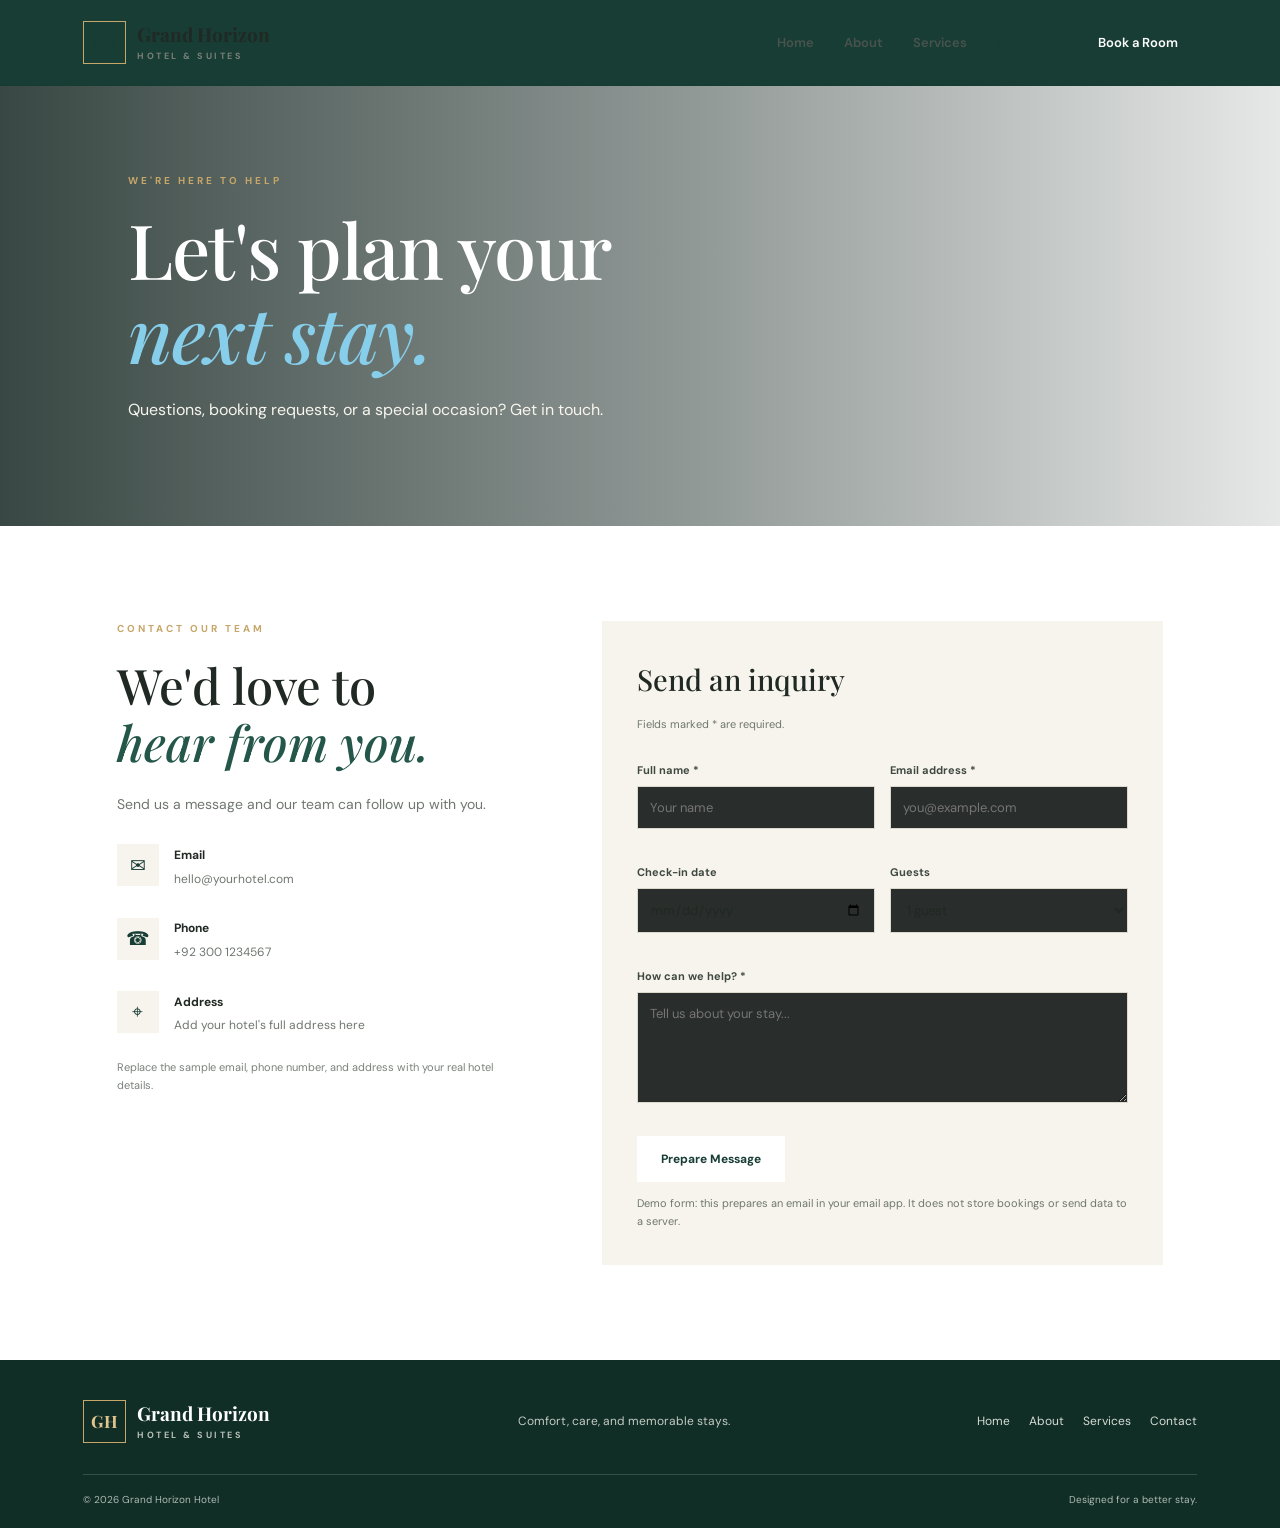
<file: contact.html>
<!DOCTYPE html>
<html lang="en">
<head><meta charset="UTF-8"><meta name="viewport" content="width=device-width, initial-scale=1.0"><title>Contact | Grand Horizon Hotel</title><link rel="stylesheet" href="style.css"><script src="script.js" defer></script></head>
<body>
<header class="site-header"><a class="brand" href="index.html"><span class="brand-mark">GH</span><span>Grand Horizon<small>HOTEL & SUITES</small></span></a><button class="menu-toggle" aria-label="Toggle navigation" aria-expanded="false">☰</button><nav class="nav"><a href="index.html">Home</a><a href="about.html">About</a><a href="services.html">Services</a><a class="active" href="contact.html">Contact</a><a class="nav-cta" href="#contact-form">Book a Room</a></nav></header>
<main><section class="page-hero page-hero-contact"><div class="page-hero-shade"></div><div class="page-hero-content"><p class="eyebrow">WE'RE HERE TO HELP</p><h1>Let's plan your<br><em>next stay.</em></h1><p>Questions, booking requests, or a special occasion? Get in touch.</p></div></section>
<section class="contact-section section-wrap"><div class="contact-info"><p class="eyebrow">CONTACT OUR TEAM</p><h2>We'd love to<br><em>hear from you.</em></h2><p>Send us a message and our team can follow up with you.</p><div class="contact-item"><span class="contact-icon">✉</span><div><strong>Email</strong><p>hello@yourhotel.com</p></div></div><div class="contact-item"><span class="contact-icon">☎</span><div><strong>Phone</strong><p>+92 300 1234567</p></div></div><div class="contact-item"><span class="contact-icon">⌖</span><div><strong>Address</strong><p>Add your hotel's full address here</p></div></div><p class="disclaimer">Replace the sample email, phone number, and address with your real hotel details.</p></div>
<form class="contact-form" id="contact-form"><h3>Send an inquiry</h3><p class="form-intro">Fields marked * are required.</p><div class="form-row"><label>Full name *<input name="name" type="text" placeholder="Your name" required></label><label>Email address *<input name="email" type="email" placeholder="you@example.com" required></label></div><div class="form-row"><label>Check-in date<input name="checkin" type="date"></label><label>Guests<select name="guests"><option>1 guest</option><option>2 guests</option><option>3 guests</option><option>4+ guests</option></select></label></div><label>How can we help? *<textarea name="message" rows="5" placeholder="Tell us about your stay..." required></textarea></label><button class="button button-dark" type="submit">Prepare Message</button><p class="form-message" role="status" aria-live="polite"></p><p class="form-note">Demo form: this prepares an email in your email app. It does not store bookings or send data to a server.</p></form></section></main>
<footer class="site-footer"><div class="footer-top"><a class="brand brand-light" href="index.html"><span class="brand-mark">GH</span><span>Grand Horizon<small>HOTEL & SUITES</small></span></a><p>Comfort, care, and memorable stays.</p><div class="footer-links"><a href="index.html">Home</a><a href="about.html">About</a><a href="services.html">Services</a><a href="contact.html">Contact</a></div></div><div class="footer-bottom"><span>© <span class="year"></span> Grand Horizon Hotel</span><span>Designed for a better stay.</span></div></footer></body></html>
</file>
<file: style.css>
@import url('https://fonts.googleapis.com/css2?family=DM+Sans:wght@400;500;600;700&family=Playfair+Display:ital,wght@0,500;0,600;0,700;1,500;1,600&display=swap');
:root{--green:#173d35;--green2:#24564a;--gold:#c7a66a;--cream:#f7f4ed;--ink:#202923;--muted:#6f7770;--white:#87CEEB;--line:#e4e0d7}
*{box-sizing:border-box}html{scroll-behavior:smooth}body{margin:0;color:var(--ink);font-family:'DM Sans',sans-serif;line-height:1.65}a{color:inherit;text-decoration:none}img{display:block;max-width:100%;object-fit:cover}.site-header{height:86px;padding:0 6.5%;display:flex;align-items:center;justify-content:space-between;background:#173D35;position:relative;z-index:5;border-bottom:1px solid rgba(20,40,30,.07)}.brand{display:flex;align-items:center;gap:11px;font-family:'Playfair Display',serif;font-size:19px;font-weight:700;line-height:1.15}.brand small{display:block;font-family:'DM Sans',sans-serif;font-size:9px;letter-spacing:2.5px;margin-top:5px;color:#7a8078}.brand-mark{width:43px;height:43px;border:1px solid var(--gold);color:var(--green);display:grid;place-items:center;font-family:'Playfair Display',serif;font-size:17px}.nav{display:flex;align-items:center;gap:30px;font-size:13px;font-weight:600}.nav>a:not(.nav-cta){padding:10px 0;color:#48534c}.nav>a.active,.nav>a:hover{color:var(--green)}.nav-cta{padding:13px 19px;background:var(--green);color:#fff}.menu-toggle{display:none;border:0;background:none;font-size:26px;color:var(--green)}.hero{min-height:650px;position:relative;display:flex;align-items:center;padding:80px 10%;background:url('https://images.unsplash.com/photo-1566073771259-6a8506099945?auto=format&fit=crop&w=2000&q=90') center/cover}.hero-shade,.page-hero-shade{position:absolute;inset:0;background:linear-gradient(90deg,rgba(13,31,26,.82),rgba(13,31,26,.45) 55%,rgba(13,31,26,.1))}.hero-content,.page-hero-content{position:relative;z-index:1;color:#fff;max-width:700px}.eyebrow{font-size:10px;font-weight:700;letter-spacing:3px;color:var(--gold);margin:0 0 18px}.hero h1,.page-hero h1{font-family:'Playfair Display',serif;font-size:clamp(43px,6vw,76px);line-height:1.1;font-weight:500;margin:0 0 22px;letter-spacing:-1.5px}.hero h1 em,.page-hero h1 em,.welcome h2 em,.quote-band h2 em,.contact-info h2 em{font-weight:500;color:#87CEEB}.hero-copy{font-size:16px;max-width:490px;color:#eeeae2;margin-bottom:30px}.hero-actions{display:flex;gap:13px;flex-wrap:wrap}.button{display:inline-flex;justify-content:center;align-items:center;padding:14px 23px;font-family:inherit;font-size:12px;font-weight:700;border:1px solid transparent;cursor:pointer;transition:.2s}.button-gold{background:var(--gold);color:#87CEEB}.button-gold:hover{background:#dfc48f}.button-outline{border-color:rgba(255,255,255,.65);color:#fff}.button-outline:hover{background:#fff;color:var(--green)}.button-dark{background:var(--green);color:#fff}.button-dark:hover{background:var(--green2)}.hero-note{position:absolute;bottom:28px;right:7%;color:#fff;font-size:11px;letter-spacing:.7px}.hero-note span{color:var(--gold);margin-right:8px}.section-wrap{max-width:1200px;margin:auto;padding:95px 6%}.welcome{display:grid;grid-template-columns:1fr 1fr;gap:75px;align-items:center}.welcome-image{height:430px;position:relative}.welcome-image img{width:100%;height:100%}.welcome-text h2,.section-heading h2,.contact-info h2{font-family:'Playfair Display',serif;font-size:clamp(34px,4vw,49px);line-height:1.18;font-weight:500;margin:0 0 22px}.welcome-text h2 em,.contact-info h2 em{color:var(--green2)}.welcome-text>p:not(.eyebrow){color:var(--muted);font-size:14px;margin-bottom:18px}.text-link{display:inline-flex;gap:18px;align-items:center;color:var(--green);font-weight:700;font-size:12px;border-bottom:1px solid var(--gold);padding-bottom:7px;margin-top:12px}.services-preview,.values-section{background:var(--cream)}.section-heading{display:flex;align-items:end;justify-content:space-between;gap:20px;margin-bottom:35px}.section-heading h2{margin:0}.card-grid{display:grid;grid-template-columns:repeat(3,1fr);gap:24px}.service-card{background:#fff}.service-card img{width:100%;height:220px}.service-card>div{padding:23px 25px 27px}.card-number{font-size:10px;letter-spacing:2px;color:#a78349;font-weight:700}.service-card h3,.value-card h3,.service-detail h3{font-family:'Playfair Display',serif;font-size:23px;font-weight:500;margin:8px 0}.service-card p,.value-card p,.service-detail p{font-size:13px;color:var(--muted);margin:0}.quote-band{text-align:center;background:var(--green);padding:75px 20px;color:#e8f5e9}.quote-band h2{font-family:'Playfair Display',serif;font-size:clamp(34px,4.5vw,53px);line-height:1.2;font-weight:500;margin:0 0 28px}.quote-band .button{margin-top:4px}.button-dark{background:#fff;color:var(--green)}.button-dark:hover{background:#eee8dc}.site-footer{background:#102d26;color:#e8e9e2;padding:40px 6.5% 20px}.footer-top{display:flex;align-items:center;justify-content:space-between;gap:25px;flex-wrap:wrap;padding-bottom:30px}.brand-light{color:#fff}.brand-light .brand-mark{color:#e0c48d}.brand-light small{color:#b8c1b8}.footer-top>p{font-size:12px;color:#c3cbc3}.footer-links{display:flex;gap:19px;font-size:12px;color:#d6ddd5}.footer-bottom{border-top:1px solid rgba(255,255,255,.16);padding-top:17px;display:flex;justify-content:space-between;gap:15px;font-size:10px;color:#aebbb1}.page-hero{min-height:440px;position:relative;display:flex;align-items:center;padding:70px 10%;background-size:cover;background-position:center}.page-hero-about{background-image:url('https://images.unsplash.com/photo-1566073771259-6a8506099945?auto=format&fit=crop&w=1900&q=85')}.page-hero-services{background-image:url('https://images.unsplash.com/photo-1571896349842-33c89424de2d?auto=format&fit=crop&w=1900&q=85')}.page-hero-contact{background-image:url('https://images.unsplash.com/photo-1551882547-ff40c63fe5fa?auto=format&fit=crop&w=1900&q=85')}.page-hero p:not(.eyebrow){max-width:500px;color:#F8F5EE}.about-intro{padding-top:85px;padding-bottom:85px}.values-section .section-wrap{padding-top:75px;padding-bottom:85px}.value-grid{display:grid;grid-template-columns:repeat(3,1fr);gap:22px}.value-card{background:#fff;padding:28px;border-top:2px solid var(--gold)}.value-card>span{color:#b08b4f;font-size:11px;letter-spacing:2px}.value-card h3{margin-top:17px}.services-list{padding-top:75px;padding-bottom:85px}.heading-note{color:var(--muted);font-size:13px;max-width:300px}.service-detail-grid{display:grid;grid-template-columns:1fr 1fr;gap:25px}.service-detail{display:grid;grid-template-columns:43% 1fr;background:var(--cream);min-height:220px}.service-detail img{height:100%;min-height:220px;width:100%}.service-detail-copy{padding:24px;align-self:center}.service-detail h3{font-size:21px}.disclaimer{font-size:11px;color:#7a817b;margin-top:22px}.contact-section{display:grid;grid-template-columns:.85fr 1.15fr;gap:70px;align-items:start}.contact-info>p:not(.eyebrow):not(.disclaimer){color:var(--muted);font-size:14px}.contact-item{display:flex;gap:15px;margin-top:25px;align-items:center}.contact-icon{width:42px;height:42px;display:grid;place-items:center;background:var(--cream);color:var(--green);font-size:19px}.contact-item strong{font-size:12px}.contact-item p{margin:2px 0 0;color:var(--muted);font-size:12px}.contact-form{padding:35px;background:var(--cream)}.contact-form h3{font-family:'Playfair Display',serif;font-size:29px;font-weight:500;margin:0}.form-intro,.form-note{font-size:11px;color:var(--muted)}.form-row{display:grid;grid-template-columns:1fr 1fr;gap:15px}.contact-form label{display:block;font-size:11px;font-weight:700;margin:17px 0;color:#3f4941}.contact-form input,.contact-form select,.contact-form textarea{width:100%;margin-top:7px;padding:12px;border:1px solid #dcd8ce;background:#292D2B;font:13px 'DM Sans',sans-serif;color:var(--ink);border-radius:0}.contact-form textarea{resize:vertical}.contact-form .button{margin-top:10px}.form-message{font-size:12px;color:var(--green);font-weight:600}.form-note{margin-bottom:0}
@media(max-width:850px){.site-header{height:75px;padding:0 5%}.menu-toggle{display:block}.nav{display:none;position:absolute;top:75px;left:0;right:0;background:#d4af37;padding:20px 6%;box-shadow:0 12px 20px #00000012;align-items:stretch;gap:8px;flex-direction:column}.nav.open{display:flex}.nav>a:not(.nav-cta){padding:10px 0}.nav-cta{text-align:center;margin-top:5px}.hero{min-height:590px;padding:65px 7%}.welcome{gap:35px}.welcome-image{height:360px}.section-wrap{padding:70px 5%}.card-grid{gap:15px}.service-card img{height:175px}.service-card>div{padding:18px}.service-card h3{font-size:20px}.contact-section{gap:30px}.page-hero{padding:60px 7%}.footer-top{align-items:flex-start}.footer-links{width:100%;flex-wrap:wrap}}
@media(max-width:600px){.hero{min-height:570px;background-position:58% center}.hero h1,.page-hero h1{font-size:45px}.hero-copy{font-size:14px}.hero-note{right:5%;font-size:10px}.welcome{grid-template-columns:1fr;gap:30px}.welcome-image{height:300px}.welcome-text h2,.section-heading h2,.contact-info h2{font-size:37px}.card-grid,.value-grid,.service-detail-grid{grid-template-columns:1fr}.service-card img{height:230px}.section-heading{align-items:flex-start;flex-direction:column}.service-detail{grid-template-columns:1fr}.service-detail img{height:220px;min-height:0}.contact-section{grid-template-columns:1fr;gap:35px}.contact-form{padding:24px 18px}.form-row{grid-template-columns:1fr;gap:0}.footer-top{display:block}.footer-top>p{margin:20px 0}.footer-links{margin-top:20px;gap:15px}.footer-bottom{flex-direction:column}.page-hero{min-height:390px}.quote-band{padding:60px 18px}}
</file>
